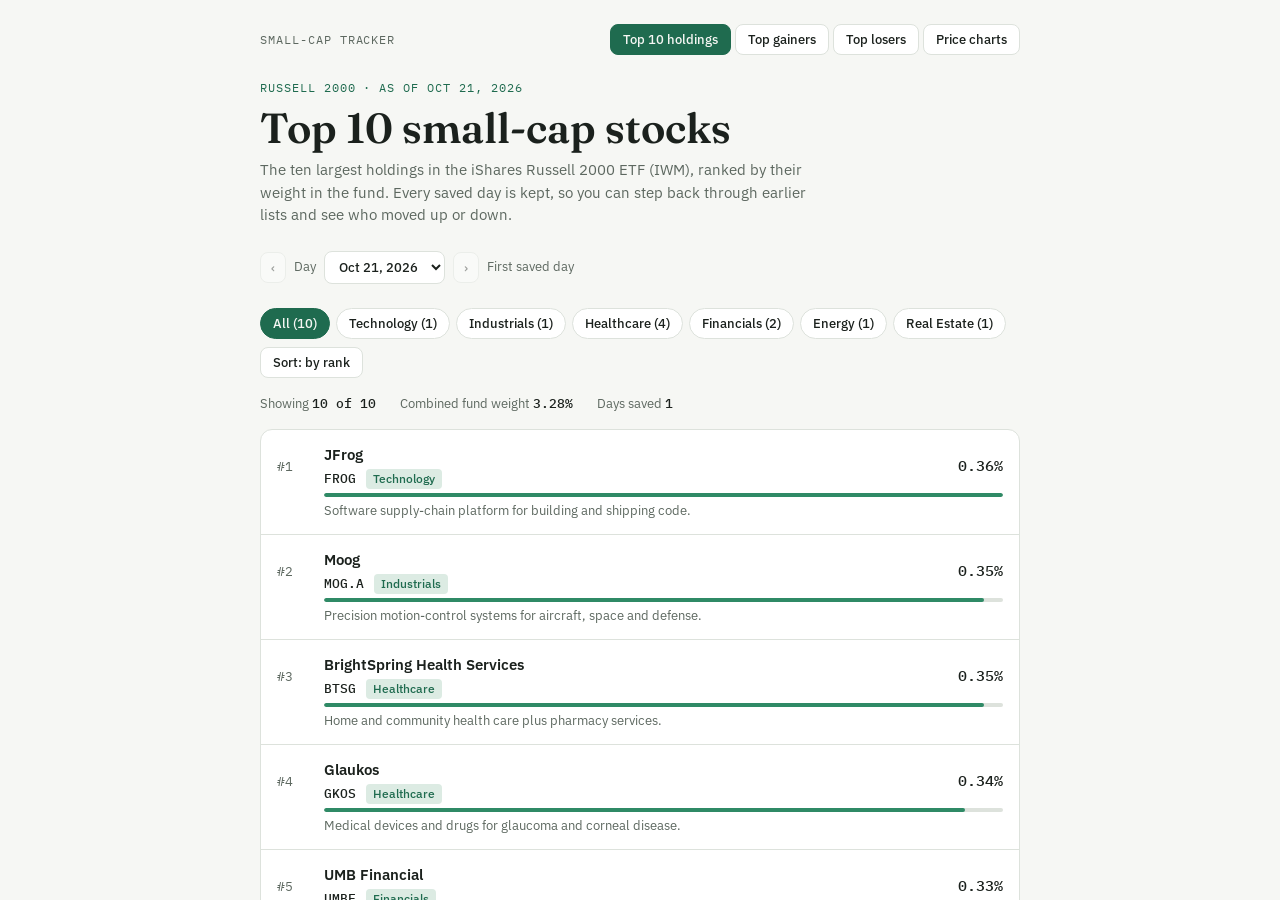
<file: index.html>
<!doctype html>
<html lang="en">
<head>
<meta charset="utf-8">
<meta name="viewport" content="width=device-width,initial-scale=1">
<title>Small-Cap Tracker</title>
<meta http-equiv="refresh" content="0; url=small-cap-tracker/">
<link rel="canonical" href="small-cap-tracker/">
</head>
<body>
<p><a href="small-cap-tracker/">Open the Small-Cap Tracker</a></p>
</body>
</html>
</file>
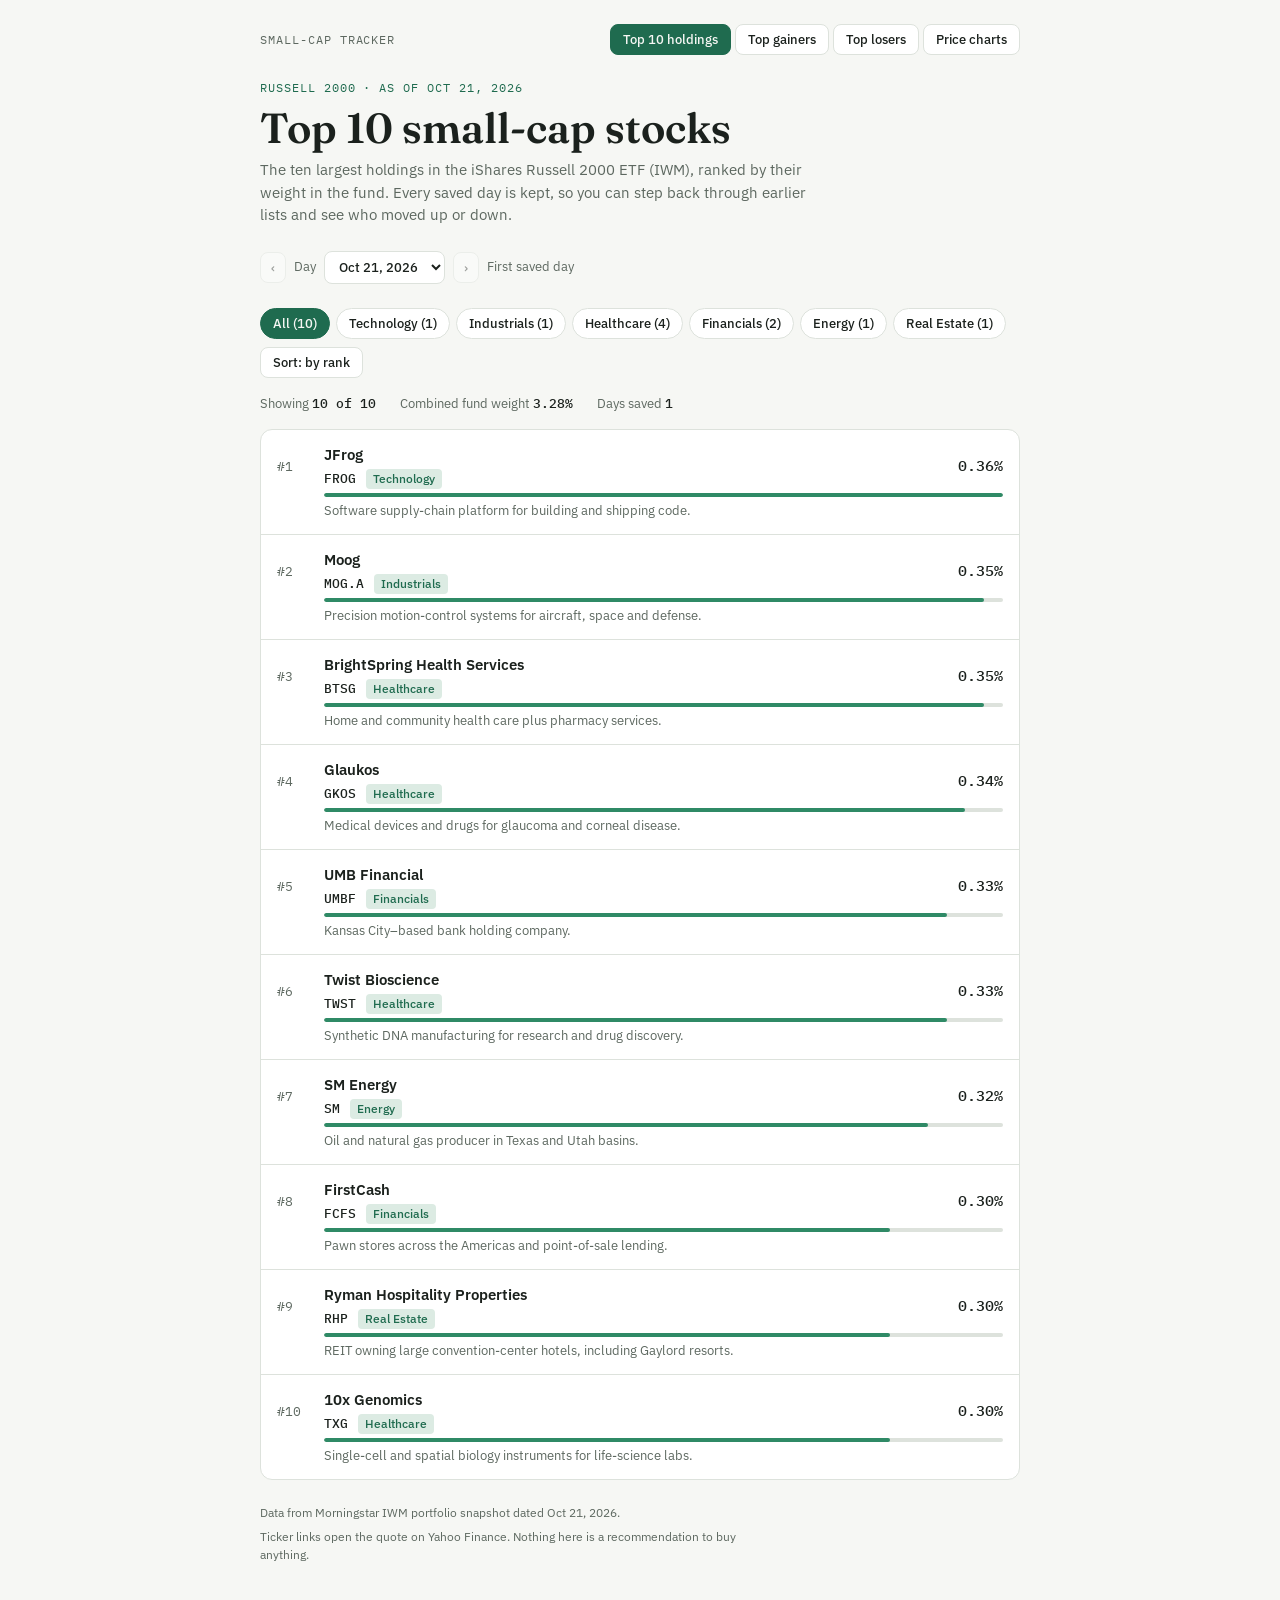
<file: small-cap-tracker/index.html>
<!doctype html>
<html lang="en">
<head>
<meta charset="utf-8">
<meta name="viewport" content="width=device-width,initial-scale=1">
<title>Small-Cap Tracker</title>
<meta name="theme-color" content="#1f6b4f">
<link rel="icon" href="icons/icon.svg" type="image/svg+xml">
<link rel="icon" href="icons/icon-192.png" sizes="192x192" type="image/png">
<link rel="apple-touch-icon" href="icons/apple-touch-icon.png">
<link rel="manifest" href="icons/manifest.webmanifest">
<link rel="preconnect" href="https://fonts.googleapis.com">
<link rel="stylesheet" href="https://fonts.googleapis.com/css2?family=Fraunces:opsz,wght@9..144,600&family=IBM+Plex+Sans:wght@400;500;600&family=IBM+Plex+Mono:wght@400;500&display=swap">
<link rel="stylesheet" href="styles.css">
</head>
<body>
<div class="wrap">
  <div class="topbar">
    <span class="brand">Small-Cap Tracker</span>
    <nav class="tabs" id="tabs" role="tablist" aria-label="Features" hidden></nav>
  </div>

  <header>
    <span class="eyebrow" id="eyebrow"></span>
    <h1 id="heading">Small-Cap Tracker</h1>
    <p class="lede" id="lede"></p>
  </header>

  <div class="day">
    <button type="button" id="prev" aria-label="Earlier day">‹</button>
    <label for="date">Day</label>
    <select id="date"></select>
    <button type="button" id="next" aria-label="Later day">›</button>
    <span id="compare"></span>
  </div>

  <main class="view" id="view"></main>

  <footer>
    <span id="source"></span>
    <span>Ticker links open the quote on Yahoo Finance. Nothing here is a recommendation to buy anything.</span>
  </footer>
</div>

<!-- Data first, then the shell, then one script per view. -->
<script src="data/all.js"></script>
<script src="app.js"></script>
<script src="views/ranked-list.js"></script>
<script src="views/price-chart.js"></script>
</body>
</html>
</file>
<file: small-cap-tracker/styles.css>
/* Shared look for the tracker shell and every view. Views add their own classes below. */
:root {
  --bg: #f6f7f4;
  --surface: #ffffff;
  --fg: #1b211d;
  --muted: #5d6860;
  --line: #dde2dc;
  --accent: #1f6b4f;
  --accent-soft: #dcebe3;
  --bar: #2f8a66;
  --up: #1f6b4f;
  --down: #a3402b;
  --display: "Fraunces", Georgia, "Times New Roman", serif;
  --body: "IBM Plex Sans", system-ui, -apple-system, "Segoe UI", sans-serif;
  --mono: "IBM Plex Mono", ui-monospace, "SF Mono", Menlo, monospace;
  color-scheme: light;
}
@media (prefers-color-scheme: dark) {
  :root:not([data-theme="light"]) {
    --bg: #121614; --surface: #1a201d; --fg: #e6ebe7; --muted: #98a59c;
    --line: #2c3530; --accent: #6fcf9f; --accent-soft: #1f3a2d; --bar: #4fb585;
    --up: #6fcf9f; --down: #f08a72;
    color-scheme: dark;
  }
}
:root[data-theme="dark"] {
  --bg: #121614; --surface: #1a201d; --fg: #e6ebe7; --muted: #98a59c;
  --line: #2c3530; --accent: #6fcf9f; --accent-soft: #1f3a2d; --bar: #4fb585;
  --up: #6fcf9f; --down: #f08a72;
  color-scheme: dark;
}
* { box-sizing: border-box; }
body {
  margin: 0; background: var(--bg); color: var(--fg); font-family: var(--body); font-size: 15px; line-height: 1.5;
  padding: 24px 16px 48px;
}
.wrap { max-width: 760px; margin: 0 auto; display: flex; flex-direction: column; gap: 24px; }
button, select { font: 500 13px var(--body); color: var(--fg); background: var(--surface); border: 1px solid var(--line); cursor: pointer; }
:focus-visible { outline: 2px solid var(--accent); outline-offset: 2px; }

/* Shell: app name, feature tabs, day picker */
.topbar { display: flex; flex-wrap: wrap; gap: 8px 16px; align-items: center; justify-content: space-between; }
.brand { font-family: var(--mono); font-size: 12px; letter-spacing: .08em; text-transform: uppercase; color: var(--muted); }
.tabs { display: flex; flex-wrap: wrap; gap: 4px; }
.tabs[hidden] { display: none; }
.tab { border-radius: 8px; padding: 6px 12px; }
.tab[aria-selected="true"] { background: var(--accent); border-color: var(--accent); color: var(--bg); }
header { display: flex; flex-direction: column; gap: 8px; }
.eyebrow { font-family: var(--mono); font-size: 12px; letter-spacing: .08em; text-transform: uppercase; color: var(--accent); }
h1 { font-family: var(--display); font-weight: 600; font-size: clamp(30px, 6vw, 42px); line-height: 1.1; margin: 0; text-wrap: balance; }
.lede { color: var(--muted); margin: 0; max-width: 62ch; }
.day { display: flex; flex-wrap: wrap; gap: 8px; align-items: center; font-size: 13px; color: var(--muted); }
.day select, .day button { border-radius: 8px; padding: 6px 10px; }
.day button:disabled { opacity: .4; cursor: default; }
footer { font-size: 12px; color: var(--muted); display: flex; flex-direction: column; gap: 6px; max-width: 68ch; }
footer a { color: var(--accent); }
.empty { padding: 24px 16px; color: var(--muted); text-align: center; }
.view { display: flex; flex-direction: column; gap: 16px; }

/* View: ranked-list */
.controls { display: flex; flex-wrap: wrap; gap: 8px; align-items: center; justify-content: space-between; }
.chips { display: flex; flex-wrap: wrap; gap: 6px; }
.chip { border-radius: 999px; padding: 6px 12px; }
.chip[aria-pressed="true"] { background: var(--accent); border-color: var(--accent); color: var(--bg); }
.sort { border-radius: 8px; padding: 6px 12px; }
.summary { display: flex; flex-wrap: wrap; gap: 8px 24px; font-size: 13px; color: var(--muted); }
.summary strong { color: var(--fg); font-family: var(--mono); font-weight: 500; }
.list { list-style: none; margin: 0; padding: 0; background: var(--surface); border: 1px solid var(--line); border-radius: 12px; overflow: hidden; }
.row { display: grid; grid-template-columns: 2.2em minmax(0, 1fr) auto; gap: 4px 14px; align-items: center; padding: 14px 16px; border-top: 1px solid var(--line); }
.row:first-child { border-top: 0; }
.rank { font-family: var(--mono); font-size: 13px; color: var(--muted); font-variant-numeric: tabular-nums; }
.name { min-width: 0; display: flex; flex-direction: column; gap: 2px; }
.name b { font-weight: 600; }
.name b a { color: inherit; text-decoration: none; }
.name b a:hover { text-decoration: underline; text-underline-offset: 3px; }
.meta { display: flex; flex-wrap: wrap; gap: 6px 10px; align-items: center; font-size: 13px; color: var(--muted); }
.ticker { font-family: var(--mono); font-weight: 500; color: var(--fg); }
.group { background: var(--accent-soft); color: var(--accent); border-radius: 4px; padding: 1px 7px; font-size: 12px; font-weight: 500; }
.move { font-family: var(--mono); font-size: 12px; }
.move.up { color: var(--up); }
.move.down { color: var(--down); }
.value.up { color: var(--up); }
.value.down { color: var(--down); }
.value { text-align: right; font-family: var(--mono); font-variant-numeric: tabular-nums; font-size: 15px; font-weight: 500; }
.bar { grid-column: 2 / 4; height: 4px; background: var(--line); border-radius: 2px; overflow: hidden; }
.bar span { display: block; height: 100%; background: var(--bar); border-radius: 2px; }
.blurb { grid-column: 2 / 4; font-size: 13px; color: var(--muted); margin: 0; }
.dropped { font-size: 13px; color: var(--muted); margin: 0; }

/* View: price-chart */
.charts { display: grid; grid-template-columns: repeat(auto-fill, minmax(min(100%, 320px), 1fr)); gap: 12px; }
.card { background: var(--surface); border: 1px solid var(--line); border-radius: 12px; padding: 14px 16px; display: flex; flex-direction: column; gap: 10px; min-width: 0; }
.card-head { display: flex; justify-content: space-between; gap: 12px; align-items: flex-start; }
.nums { display: flex; flex-direction: column; align-items: flex-end; gap: 2px; }
.nums .price { font-family: var(--mono); font-size: 15px; font-weight: 500; font-variant-numeric: tabular-nums; }
.nums .value { font-size: 13px; }
.chart svg { display: block; width: 100%; height: 120px; overflow: visible; touch-action: pan-y; cursor: crosshair; }
.chart svg.up { color: var(--up); }
.chart svg.down { color: var(--down); }
.chart .line { fill: none; stroke: currentColor; stroke-width: 2; stroke-linejoin: round; }
.chart .area { fill: currentColor; opacity: .1; }
.chart .base { stroke: var(--muted); stroke-width: 1; stroke-dasharray: 3 3; opacity: .6; }
.chart .cursor { stroke: var(--fg); stroke-width: 1; }
.axis, .range { display: flex; justify-content: space-between; gap: 8px; font-family: var(--mono); font-size: 11px; color: var(--muted); }
.axis { margin-top: 6px; }
.readout { color: var(--fg); text-align: center; }
</file>
